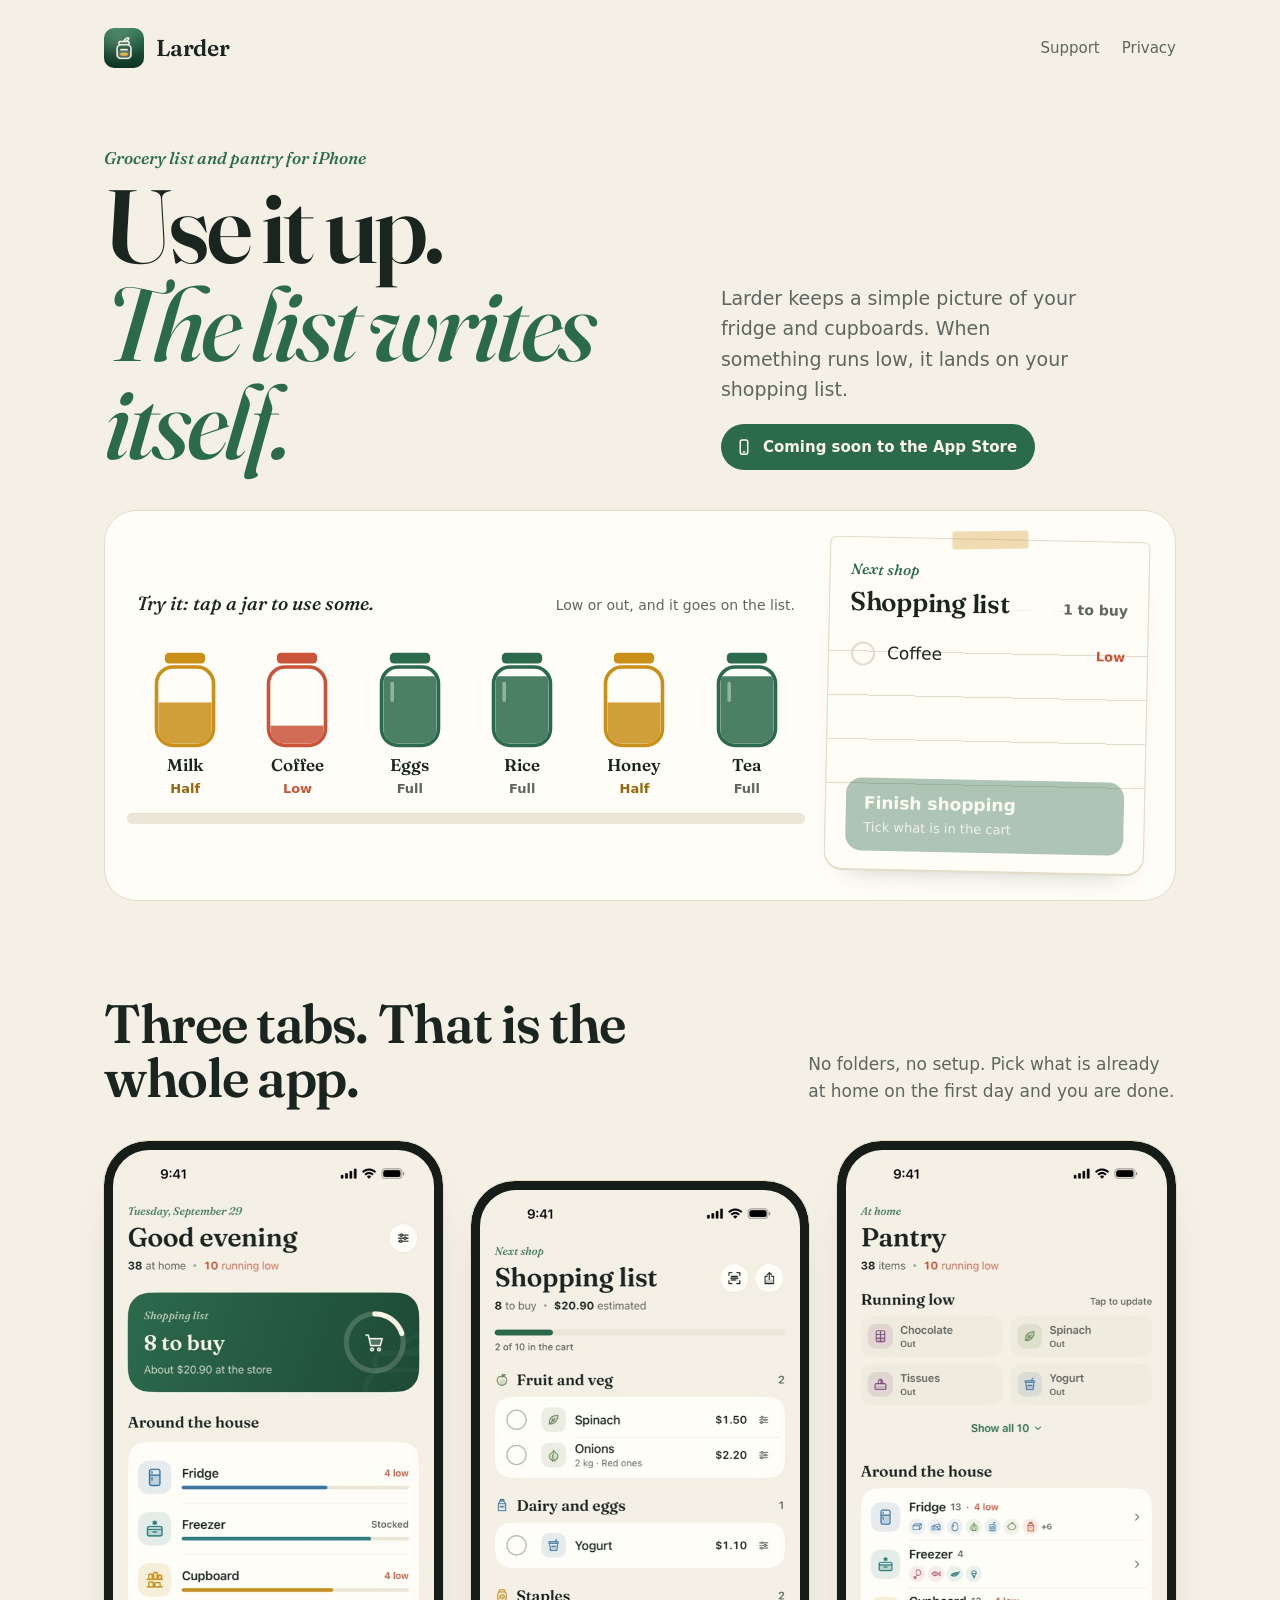
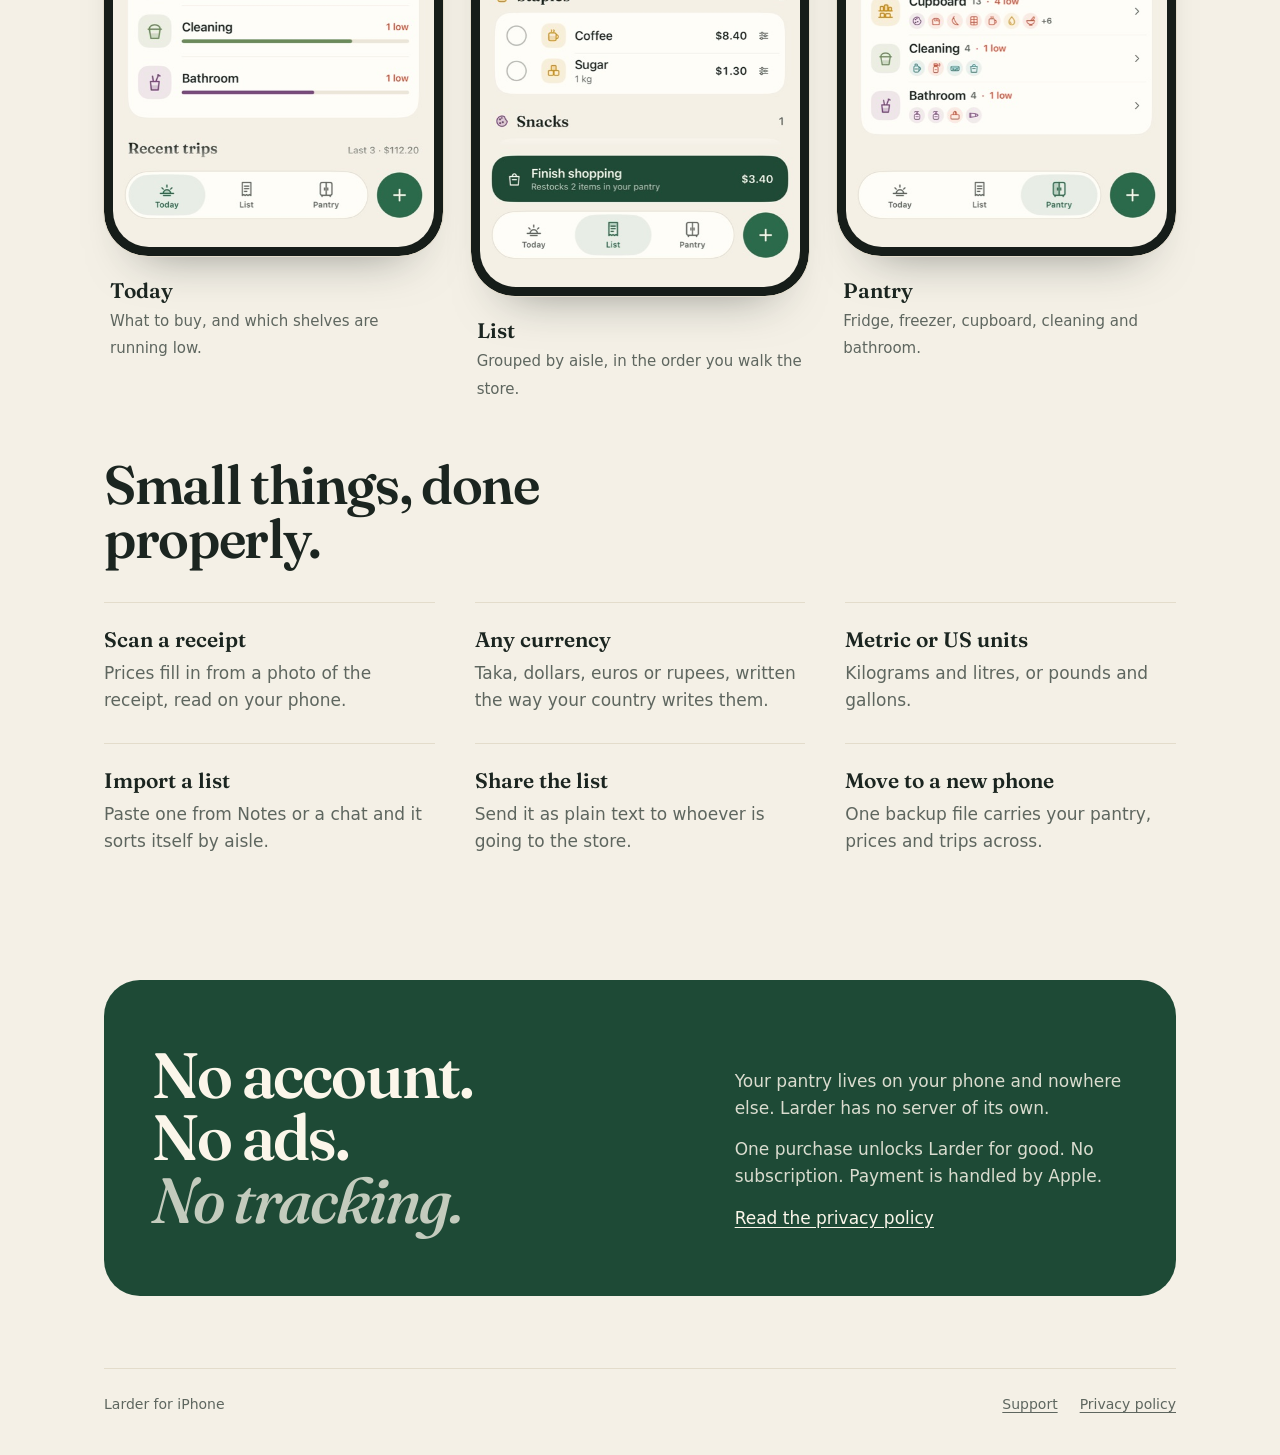
<file: index.html>
<!doctype html>
<html lang="en">
<head>
<meta charset="utf-8">
<meta name="viewport" content="width=device-width, initial-scale=1">
<title>Larder</title>
<meta name="description" content="Larder is a grocery list and pantry app for iPhone. Tap as you use things up, and your shopping list writes itself.">
<meta property="og:title" content="Larder: grocery list and pantry for iPhone">
<meta property="og:description" content="Use it up. The list writes itself.">
<meta property="og:image" content="https://joymadhu49.github.io/larder-app/img/1-today.jpg">
<meta name="theme-color" content="#F4F0E6" media="(prefers-color-scheme: light)">
<meta name="theme-color" content="#0E1210" media="(prefers-color-scheme: dark)">
<link rel="icon" href="icon.png">
<link rel="apple-touch-icon" href="apple-touch-icon.png">
<link rel="preconnect" href="https://fonts.googleapis.com">
<link rel="preconnect" href="https://fonts.gstatic.com" crossorigin>
<link href="https://fonts.googleapis.com/css2?family=Fraunces:ital,opsz,wght@0,9..144,600;1,9..144,500&display=swap" rel="stylesheet">
<link rel="stylesheet" href="style.css">
<style>
  /* Hero */
  .hero { display: grid; grid-template-columns: 1.25fr 1fr; gap: 48px; align-items: end; padding: 48px 0 40px; }
  .hero h1 {
    font-family: var(--serif); font-weight: 600; margin: 0;
    font-size: clamp(48px, 8.4vw, 104px); line-height: .94; letter-spacing: -0.035em;
    font-variation-settings: "opsz" 144;
  }
  .hero h1 em { font-style: italic; font-weight: 500; color: var(--basil); }
  .hero .side p { margin: 0 0 20px; font-size: 19px; color: var(--muted); max-width: 30ch; }
  .soon {
    display: inline-flex; align-items: center; gap: 10px; padding: 11px 18px 11px 14px;
    border-radius: 999px; background: var(--fill); color: var(--cream); font-weight: 600; font-size: 15px;
  }
  .soon svg { width: 18px; height: 18px; }

  /* The counter: shelf of jars beside a paper list */
  .counter {
    display: grid; grid-template-columns: 1fr 320px; gap: 28px; align-items: center;
    background: var(--surface); border: 1px solid var(--line); border-radius: 32px; padding: 28px;
  }
  .try { display: flex; align-items: baseline; justify-content: space-between; gap: 16px; margin: 0 4px 18px; }
  .try p { margin: 0; font-family: var(--serif); font-style: italic; font-weight: 500; font-size: 19px; }
  .try small { color: var(--muted); font-size: 14px; }
  .shelf { display: grid; grid-template-columns: repeat(6, 1fr); gap: 8px; position: relative; padding-bottom: 14px; }
  .shelf::after {
    content: ""; position: absolute; left: -6px; right: -6px; bottom: 0; height: 10px;
    border-radius: 6px; background: var(--raised); border-top: 1px solid var(--line);
  }
  .jar {
    appearance: none; border: 0; background: none; color: var(--text); font: inherit; cursor: pointer;
    display: flex; flex-direction: column; align-items: center; gap: 8px; padding: 12px 4px 10px; border-radius: 18px;
    transition: background .2s var(--ease);
    -webkit-tap-highlight-color: transparent;
  }
  .jar:hover { background: var(--bg); }
  .jar svg { width: 100%; max-width: 76px; height: auto; overflow: visible; transition: transform .35s var(--ease); }
  .jar:active svg { transform: scale(.94); }
  .jar .lid { transition: fill .3s; }
  .jar .body { fill: none; stroke-width: 3; transition: stroke .3s; }
  .jar .level { transform-box: fill-box; transform-origin: 50% 100%; transition: transform .55s var(--ease), fill .3s; }
  .jar .glint { stroke: #fff; stroke-width: 3; stroke-linecap: round; opacity: .4; }
  .jar .name { font-family: var(--serif); font-weight: 600; font-size: 17px; line-height: 1.1; }
  .jar .state { font-size: 13px; font-weight: 600; margin-top: -4px; transition: color .3s; }
  .jar[data-level="0"] .state { color: var(--muted); }
  .jar[data-level="1"] .state { color: var(--tomato); }
  .jar[data-level="2"] .state { color: var(--butter-text); }
  .jar[data-level="3"] .state { color: var(--muted); }
  .jar.bump svg { animation: bump .4s var(--ease); }
  @keyframes bump { 30% { transform: translateX(-3px) rotate(-3deg); } 60% { transform: translateX(3px) rotate(3deg); } }

  .paper {
    background: var(--paper); border: 1px solid var(--line); border-radius: 6px 6px 18px 18px;
    padding: 20px 20px 18px; transform: rotate(1.2deg); position: relative;
    box-shadow: 0 1px 0 var(--line), 0 18px 30px -24px rgba(27, 37, 32, .35);
    background-image: repeating-linear-gradient(to bottom, transparent 0 43px, var(--line) 43px 44px);
    background-position: 0 70px; background-repeat: no-repeat; background-size: 100% calc(100% - 140px);
  }
  .paper::before {
    content: ""; position: absolute; top: -9px; left: 50%; width: 76px; height: 18px; transform: translateX(-50%) rotate(-2deg);
    background: color-mix(in srgb, var(--butter) 30%, transparent); border-radius: 2px;
  }
  .paper .eyebrow { font-size: 15px; margin-bottom: 0; }
  .paper h2 { font-family: var(--serif); font-weight: 600; font-size: 26px; margin: 0 0 8px; letter-spacing: -0.01em; display: flex; justify-content: space-between; align-items: baseline; }
  .paper h2 span { font-family: var(--sans); font-size: 14px; font-weight: 600; color: var(--muted); letter-spacing: 0; }
  .items { list-style: none; margin: 0; padding: 0; min-height: 132px; }
  .items li { animation: arrive .5s var(--ease) both; }
  .items li.leaving { animation: leave .35s var(--ease) both; }
  @keyframes arrive { from { opacity: 0; transform: translateX(-28px) rotate(-2deg); } }
  @keyframes leave { to { opacity: 0; transform: translateX(24px); } }
  .item {
    appearance: none; border: 0; background: none; font: inherit; color: var(--text); cursor: pointer; width: 100%;
    display: flex; align-items: center; gap: 12px; height: 44px; padding: 0 2px; text-align: left;
  }
  .item .ring {
    flex: none; width: 24px; height: 24px; border-radius: 50%; border: 2px solid var(--line);
    display: grid; place-items: center; transition: background .25s, border-color .25s;
  }
  .item .ring svg { width: 13px; height: 13px; opacity: 0; transform: scale(.4); transition: opacity .2s, transform .3s var(--ease); }
  .item[aria-pressed="true"] .ring { background: var(--fill); border-color: var(--fill); }
  .item[aria-pressed="true"] .ring svg { opacity: 1; transform: none; }
  .item .label { font-weight: 500; transition: color .25s; }
  .item[aria-pressed="true"] .label { color: var(--muted); text-decoration: line-through; text-decoration-color: var(--muted); }
  .item .why { margin-left: auto; font-size: 13px; color: var(--tomato); font-weight: 600; }
  .item .why.out { color: var(--muted); }
  .empty { margin: 14px 0 0; color: var(--muted); font-size: 15px; }
  .finish {
    appearance: none; border: 0; font: inherit; cursor: pointer; width: 100%; margin-top: 14px;
    display: flex; flex-direction: column; align-items: flex-start; gap: 1px; text-align: left;
    padding: 12px 18px; border-radius: 16px; background: var(--fill); color: var(--cream);
    transition: opacity .25s, transform .2s var(--ease);
  }
  .finish:disabled { opacity: .38; cursor: default; }
  .finish:not(:disabled):active { transform: scale(.98); }
  .finish b { font-weight: 600; }
  .finish small { font-size: 13px; opacity: .85; min-height: 1.3em; }

  /* Screens */
  section.block { padding: 96px 0 0; }
  .block-head { display: flex; justify-content: space-between; align-items: end; gap: 24px; margin-bottom: 36px; }
  .block-head h2 { font-family: var(--serif); font-weight: 600; font-size: clamp(34px, 4.6vw, 54px); line-height: 1; letter-spacing: -0.025em; margin: 0; max-width: 16ch; }
  .block-head p { margin: 0; color: var(--muted); max-width: 34ch; }
  .screens { display: grid; grid-template-columns: repeat(3, 1fr); gap: 28px; }
  .screens figure { margin: 0; }
  .phone {
    border-radius: 44px; padding: 9px; background: #161D19; outline: 1px solid var(--line);
    box-shadow: 0 30px 50px -36px rgba(27, 37, 32, .55);
  }
  .phone img { border-radius: 36px; width: 100%; height: auto; aspect-ratio: 1320 / 2868; background: var(--raised); }
  .screens figure:nth-child(2) { transform: translateY(40px); }
  .screens figcaption { margin-top: 18px; padding: 0 6px; }
  .screens figcaption b { font-family: var(--serif); font-weight: 600; font-size: 21px; display: block; }
  .screens figcaption span { color: var(--muted); font-size: 15px; }

  /* Details */
  .details { display: grid; grid-template-columns: repeat(3, 1fr); gap: 0 40px; margin: 0; }
  .details div { border-top: 1px solid var(--line); padding: 20px 0 28px; }
  .details dt { font-family: var(--serif); font-weight: 600; font-size: 21px; margin-bottom: 4px; }
  .details dd { margin: 0; color: var(--muted); }

  /* Promise */
  .promise { margin: 96px 0 72px; padding: 64px 48px; border-radius: 36px; background: var(--basil-deep); color: var(--cream); display: grid; grid-template-columns: 1.4fr 1fr; gap: 32px; align-items: end; }
  .promise h2 { font-family: var(--serif); font-weight: 600; font-size: clamp(36px, 5vw, 64px); line-height: .98; letter-spacing: -0.03em; margin: 0; }
  .promise h2 em { font-weight: 500; opacity: .75; }
  .promise p { margin: 0 0 14px; opacity: .85; }
  .promise a { color: var(--cream); }

  @media (max-width: 920px) {
    .hero { grid-template-columns: 1fr; gap: 24px; padding-top: 24px; }
    .counter { grid-template-columns: 1fr; padding: 20px; border-radius: 28px; }
    .paper { transform: rotate(.6deg); }
    .screens { grid-template-columns: repeat(3, minmax(220px, 1fr)); overflow-x: auto; scroll-snap-type: x mandatory; padding-bottom: 12px; margin: 0 -24px; padding-left: 24px; padding-right: 24px; }
    .screens figure { scroll-snap-align: center; }
    .screens figure:nth-child(2) { transform: none; }
    .details { grid-template-columns: 1fr 1fr; }
    .promise { grid-template-columns: 1fr; padding: 44px 28px; }
    .block-head { flex-direction: column; align-items: start; }
  }
  @media (max-width: 560px) {
    .shelf { grid-template-columns: repeat(3, 1fr); row-gap: 0; }
    .shelf::after { display: none; }
    .shelf .jar { border-bottom: 10px solid var(--raised); border-radius: 18px 18px 4px 4px; }
    .try { flex-direction: column; gap: 2px; }
    .details { grid-template-columns: 1fr; }
    .top nav { gap: 16px; }
  }
</style>
</head>
<body>
<div class="wrap">
  <header class="top">
    <a class="brand" href="./"><img src="icon.png" alt=""><span>Larder</span></a>
    <nav aria-label="Site">
      <a href="support/">Support</a>
      <a href="privacy/">Privacy</a>
    </nav>
  </header>

  <main>
    <section class="hero">
      <div>
        <p class="eyebrow">Grocery list and pantry for iPhone</p>
        <h1>Use it up.<br><em>The list writes itself.</em></h1>
      </div>
      <div class="side">
        <p>Larder keeps a simple picture of your fridge and cupboards. When something runs low, it lands on your shopping list.</p>
        <span class="soon">
          <svg viewBox="0 0 24 24" fill="none" stroke="currentColor" stroke-width="2" stroke-linecap="round" aria-hidden="true"><rect x="7" y="2.5" width="10" height="19" rx="2.5"/><path d="M11 18.5h2"/></svg>
          Coming soon to the App Store
        </span>
      </div>
    </section>

    <section class="counter" aria-labelledby="try-title">
      <div>
        <div class="try">
          <p id="try-title">Try it: tap a jar to use some.</p>
          <small>Low or out, and it goes on the list.</small>
        </div>
        <div class="shelf" id="shelf"></div>
      </div>
      <div class="paper">
        <p class="eyebrow">Next shop</p>
        <h2>Shopping list <span id="count"></span></h2>
        <ul class="items" id="items"></ul>
        <p class="empty" id="empty" hidden>Nothing to buy. Use something up on the shelf.</p>
        <button class="finish" id="finish" disabled>
          <b>Finish shopping</b><small id="finish-note">Tick what is in the cart</small>
        </button>
      </div>
      <p class="sr-only" id="live" aria-live="polite" style="position:absolute;width:1px;height:1px;overflow:hidden;clip:rect(0 0 0 0)"></p>
    </section>

    <section class="block" aria-labelledby="screens-title">
      <div class="block-head">
        <h2 id="screens-title">Three tabs. That is the whole app.</h2>
        <p>No folders, no setup. Pick what is already at home on the first day and you are done.</p>
      </div>
      <div class="screens">
        <figure>
          <div class="phone"><img src="img/1-today.jpg" alt="Today tab: eight items to buy, about twenty dollars, and how stocked each area of the house is." loading="lazy" width="506" height="1100"></div>
          <figcaption><b>Today</b><span>What to buy, and which shelves are running low.</span></figcaption>
        </figure>
        <figure>
          <div class="phone"><img src="img/2-list.jpg" alt="List tab: items grouped by aisle with prices and a Finish shopping button." loading="lazy" width="506" height="1100"></div>
          <figcaption><b>List</b><span>Grouped by aisle, in the order you walk the store.</span></figcaption>
        </figure>
        <figure>
          <div class="phone"><img src="img/3-pantry.jpg" alt="Pantry tab: running low items and areas of the house with item counts." loading="lazy" width="506" height="1100"></div>
          <figcaption><b>Pantry</b><span>Fridge, freezer, cupboard, cleaning and bathroom.</span></figcaption>
        </figure>
      </div>
    </section>

    <section class="block" aria-labelledby="details-title">
      <div class="block-head">
        <h2 id="details-title">Small things, done properly.</h2>
      </div>
      <dl class="details">
        <div><dt>Scan a receipt</dt><dd>Prices fill in from a photo of the receipt, read on your phone.</dd></div>
        <div><dt>Any currency</dt><dd>Taka, dollars, euros or rupees, written the way your country writes them.</dd></div>
        <div><dt>Metric or US units</dt><dd>Kilograms and litres, or pounds and gallons.</dd></div>
        <div><dt>Import a list</dt><dd>Paste one from Notes or a chat and it sorts itself by aisle.</dd></div>
        <div><dt>Share the list</dt><dd>Send it as plain text to whoever is going to the store.</dd></div>
        <div><dt>Move to a new phone</dt><dd>One backup file carries your pantry, prices and trips across.</dd></div>
      </dl>
    </section>

    <section class="promise">
      <h2>No account.<br>No ads.<br><em>No tracking.</em></h2>
      <div>
        <p>Your pantry lives on your phone and nowhere else. Larder has no server of its own.</p>
        <p>One purchase unlocks Larder for good. No subscription. Payment is handled by Apple.</p>
        <a href="privacy/">Read the privacy policy</a>
      </div>
    </section>
  </main>

  <footer class="foot">
    <span>Larder for iPhone</span>
    <span class="spacer"></span>
    <a href="support/">Support</a>
    <a href="privacy/">Privacy policy</a>
  </footer>
</div>

<script>
  // Same rules as the app: a tap uses one step and stops at Out; Low or Out goes on the list;
  // Finish shopping restocks what was ticked and takes it off the list.
  const LEVELS = [
    { word: "Out", h: 0, tint: "var(--muted)" },
    { word: "Low", h: .24, tint: "var(--tomato)" },
    { word: "Half", h: .55, tint: "var(--butter)" },
    { word: "Full", h: .9, tint: "var(--basil)" }
  ];
  const jars = [
    { name: "Milk", level: 2 }, { name: "Coffee", level: 1 }, { name: "Eggs", level: 3 },
    { name: "Rice", level: 3 }, { name: "Honey", level: 2 }, { name: "Tea", level: 3 }
  ];
  const list = [{ name: "Coffee", ticked: false }];

  const shelf = document.getElementById("shelf");
  const items = document.getElementById("items");
  const live = document.getElementById("live");
  const finish = document.getElementById("finish");
  const say = t => { live.textContent = ""; setTimeout(() => live.textContent = t, 60); };

  function jarSVG(i) {
    return `<svg viewBox="0 0 64 84" aria-hidden="true">
      <defs><clipPath id="c${i}"><rect x="9.5" y="17.5" width="45" height="63" rx="12.5"/></clipPath></defs>
      <rect class="lid" x="15" y="4" width="34" height="9" rx="3.5"/>
      <g clip-path="url(#c${i})"><rect class="level" x="9.5" y="17.5" width="45" height="63"/></g>
      <rect class="body" x="8" y="16" width="48" height="66" rx="14"/>
      <path class="glint" d="M17 30v14"/>
    </svg>`;
  }

  function paintJar(el, j) {
    const l = LEVELS[j.level];
    el.dataset.level = j.level;
    el.querySelector(".level").style.transform = `scaleY(${l.h})`;
    el.querySelector(".level").style.fill = `color-mix(in srgb, ${l.tint} 85%, transparent)`;
    el.querySelector(".lid").style.fill = l.tint;
    el.querySelector(".body").style.stroke = l.tint;
    el.querySelector(".state").textContent = l.word;
    el.setAttribute("aria-label", `${j.name}, ${l.word === "Low" ? "running low" : l.word.toLowerCase()}.${j.level ? " Tap to use some." : ""}`);
  }

  jars.forEach((j, i) => {
    const b = document.createElement("button");
    b.className = "jar";
    b.innerHTML = jarSVG(i) + `<span class="name">${j.name}</span><span class="state"></span>`;
    paintJar(b, j);
    b.addEventListener("click", () => {
      if (j.level === 0) {
        b.classList.remove("bump"); void b.offsetWidth; b.classList.add("bump");
        say(`${j.name} is out. Finish shopping to restock it.`);
        return;
      }
      j.level -= 1;
      paintJar(b, j);
      if (j.level <= 1 && !list.some(x => x.name === j.name)) {
        list.push({ name: j.name, ticked: false });
        renderList();
        say(`${j.name} is ${j.level ? "running low" : "out"}. Added to your list.`);
      } else {
        renderList(false);
        say(`${j.name}: ${LEVELS[j.level].word.toLowerCase()}.`);
      }
    });
    j.el = b;
    shelf.appendChild(b);
  });

  function renderList(animateNew = true) {
    const existing = new Set([...items.children].map(li => li.dataset.name));
    items.innerHTML = "";
    list.forEach(entry => {
      const j = jars.find(x => x.name === entry.name);
      const li = document.createElement("li");
      li.dataset.name = entry.name;
      if (!animateNew || existing.has(entry.name)) li.style.animation = "none";
      li.innerHTML = `<button class="item" aria-pressed="${entry.ticked}">
        <span class="ring"><svg viewBox="0 0 16 16" fill="none" stroke="var(--cream)" stroke-width="2.4" stroke-linecap="round" stroke-linejoin="round"><path d="M3.5 8.5l3 3 6-7"/></svg></span>
        <span class="label">${entry.name}</span>
        <span class="why ${j.level ? "" : "out"}">${j.level ? "Low" : "Out"}</span>
      </button>`;
      li.firstElementChild.addEventListener("click", () => {
        entry.ticked = !entry.ticked;
        renderList(false);
        items.querySelector(`[data-name="${entry.name}"] .item`).focus();
      });
      items.appendChild(li);
    });
    const open = list.filter(x => !x.ticked).length;
    const ticked = list.length - open;
    document.getElementById("count").textContent = list.length ? `${open} to buy` : "";
    document.getElementById("empty").hidden = list.length > 0;
    finish.disabled = ticked === 0;
    document.getElementById("finish-note").textContent =
      ticked ? `Restocks ${ticked} in your pantry` : list.length ? "Tick what is in the cart" : "";
  }

  finish.addEventListener("click", () => {
    const bought = list.filter(x => x.ticked);
    bought.forEach(entry => {
      const li = items.querySelector(`[data-name="${entry.name}"]`);
      if (li) li.classList.add("leaving");
    });
    setTimeout(() => {
      bought.forEach(entry => {
        const j = jars.find(x => x.name === entry.name);
        j.level = 3;
        paintJar(j.el, j);
        list.splice(list.indexOf(entry), 1);
      });
      renderList(false);
      say(`Restocked ${bought.length} ${bought.length === 1 ? "item" : "items"}. Your pantry is full again.`);
    }, 320);
  });

  renderList(false);
</script>
</body>
</html>
</file>
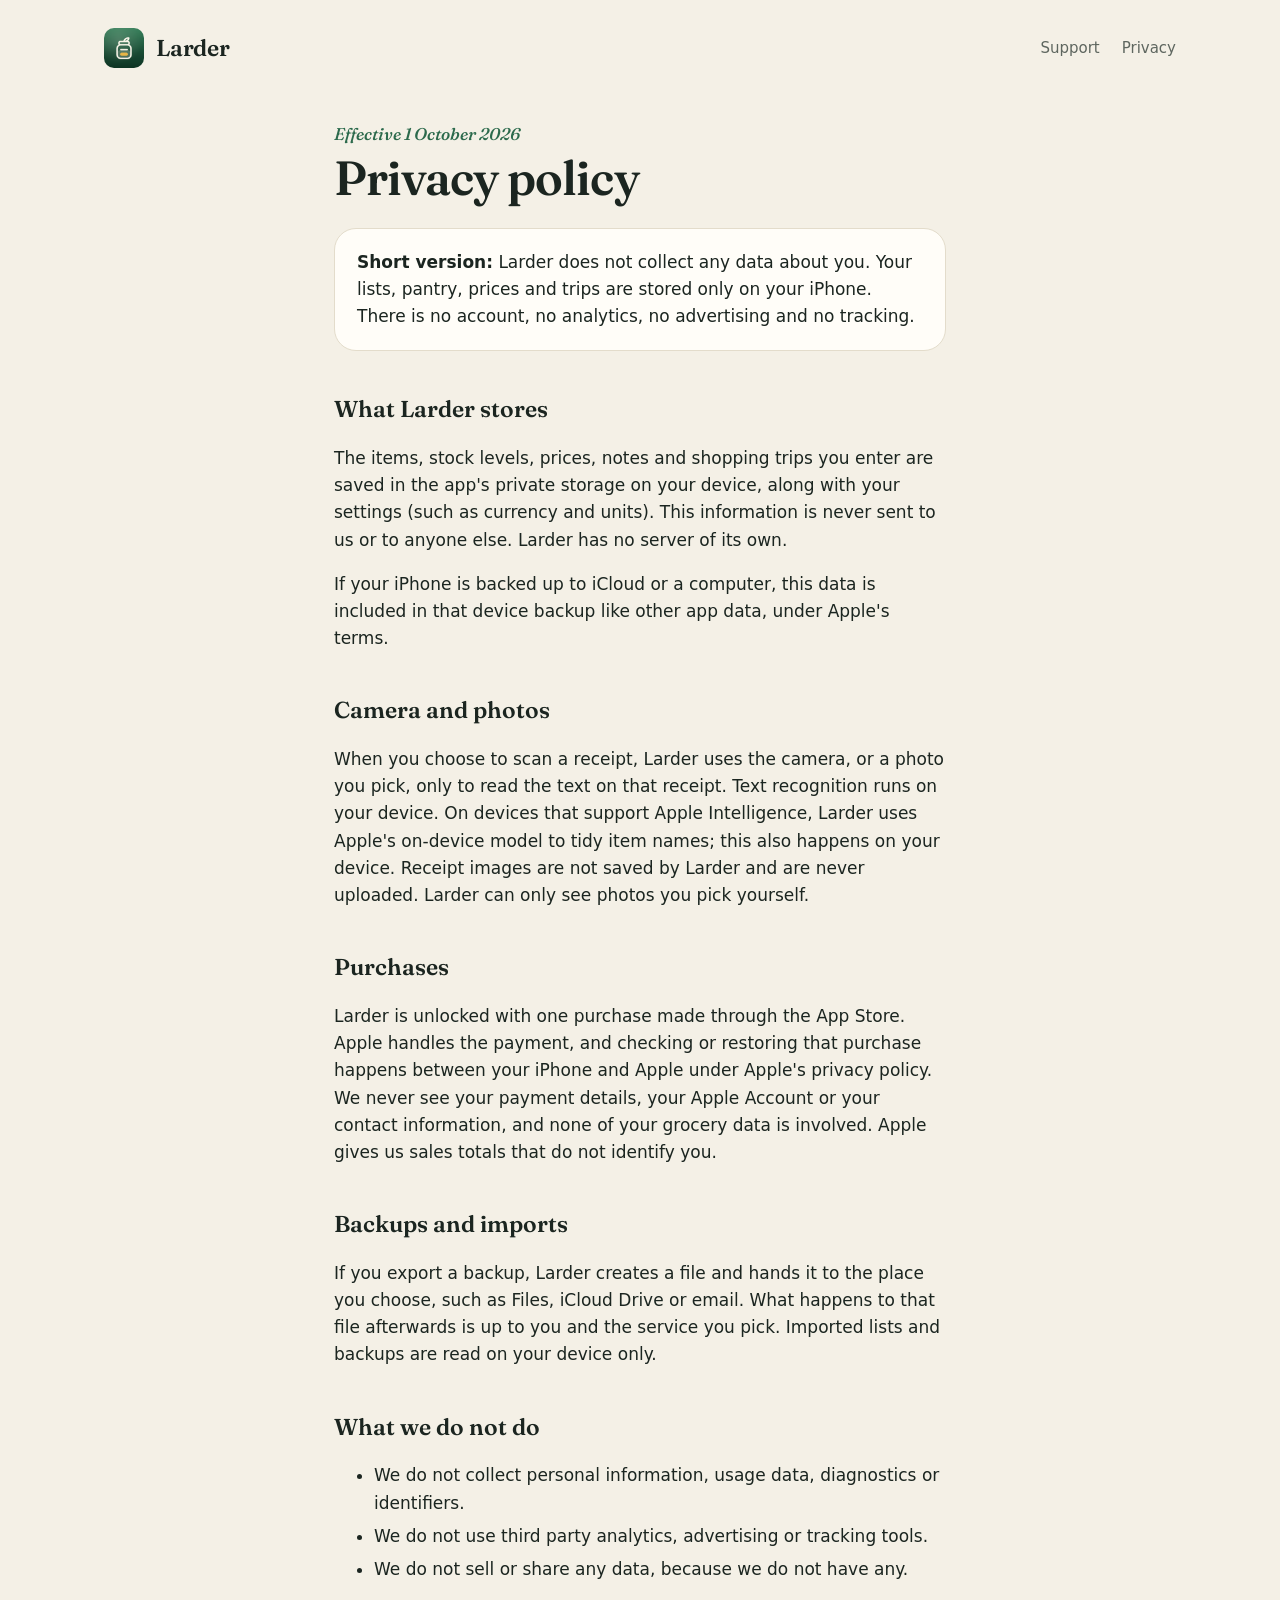
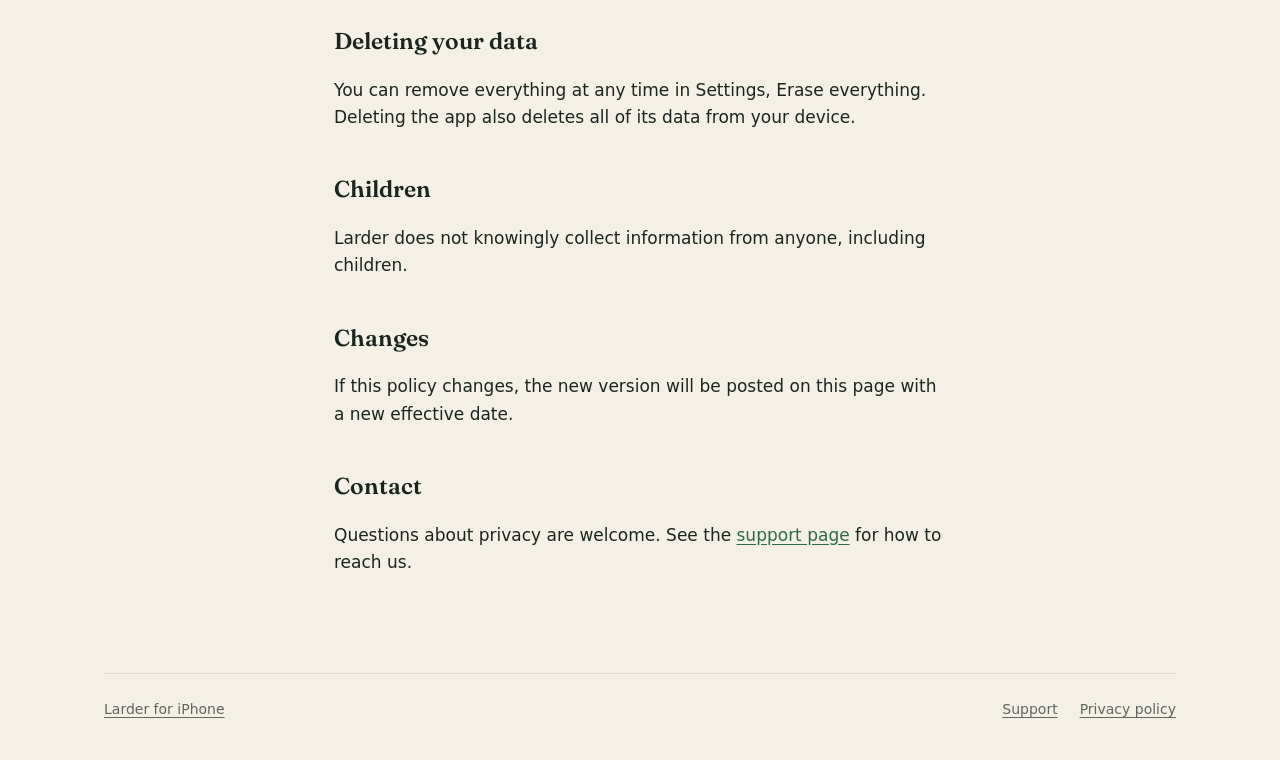
<file: privacy/index.html>
<!doctype html>
<html lang="en">
<head>
<meta charset="utf-8">
<meta name="viewport" content="width=device-width, initial-scale=1">
<title>Larder Privacy Policy</title>
<meta name="description" content="Larder does not collect, share or sell any personal data. Everything stays on your iPhone.">
<link rel="icon" href="../icon.png">
<link rel="apple-touch-icon" href="../apple-touch-icon.png">
<link rel="preconnect" href="https://fonts.googleapis.com">
<link rel="preconnect" href="https://fonts.gstatic.com" crossorigin>
<link href="https://fonts.googleapis.com/css2?family=Fraunces:ital,opsz,wght@0,9..144,600;1,9..144,500&display=swap" rel="stylesheet">
<link rel="stylesheet" href="../style.css">
</head>
<body>
<div class="wrap">
  <header class="top">
    <a class="brand" href="../"><img src="../icon.png" alt=""><span>Larder</span></a>
    <nav aria-label="Site">
      <a href="../support/">Support</a>
      <a href="../privacy/">Privacy</a>
    </nav>
  </header>
</div>
<main class="doc">
  <p class="eyebrow">Effective 1 October 2026</p>
  <h1>Privacy policy</h1>
  <div class="card"><p><strong>Short version:</strong> Larder does not collect any data about you. Your lists, pantry, prices and trips are stored only on your iPhone. There is no account, no analytics, no advertising and no tracking.</p></div>

  <h2>What Larder stores</h2>
  <p>The items, stock levels, prices, notes and shopping trips you enter are saved in the app's private storage on your device, along with your settings (such as currency and units). This information is never sent to us or to anyone else. Larder has no server of its own.</p>
  <p>If your iPhone is backed up to iCloud or a computer, this data is included in that device backup like other app data, under Apple's terms.</p>

  <h2>Camera and photos</h2>
  <p>When you choose to scan a receipt, Larder uses the camera, or a photo you pick, only to read the text on that receipt. Text recognition runs on your device. On devices that support Apple Intelligence, Larder uses Apple's on-device model to tidy item names; this also happens on your device. Receipt images are not saved by Larder and are never uploaded. Larder can only see photos you pick yourself.</p>

  <h2>Purchases</h2>
  <p>Larder is unlocked with one purchase made through the App Store. Apple handles the payment, and checking or restoring that purchase happens between your iPhone and Apple under Apple's privacy policy. We never see your payment details, your Apple Account or your contact information, and none of your grocery data is involved. Apple gives us sales totals that do not identify you.</p>

  <h2>Backups and imports</h2>
  <p>If you export a backup, Larder creates a file and hands it to the place you choose, such as Files, iCloud Drive or email. What happens to that file afterwards is up to you and the service you pick. Imported lists and backups are read on your device only.</p>

  <h2>What we do not do</h2>
  <ul>
    <li>We do not collect personal information, usage data, diagnostics or identifiers.</li>
    <li>We do not use third party analytics, advertising or tracking tools.</li>
    <li>We do not sell or share any data, because we do not have any.</li>
  </ul>

  <h2>Deleting your data</h2>
  <p>You can remove everything at any time in Settings, Erase everything. Deleting the app also deletes all of its data from your device.</p>

  <h2>Children</h2>
  <p>Larder does not knowingly collect information from anyone, including children.</p>

  <h2>Changes</h2>
  <p>If this policy changes, the new version will be posted on this page with a new effective date.</p>

  <h2>Contact</h2>
  <p>Questions about privacy are welcome. See the <a href="../support/">support page</a> for how to reach us.</p>
</main>
<div class="wrap">
  <footer class="foot">
    <a href="../">Larder for iPhone</a>
    <span class="spacer"></span>
    <a href="../support/">Support</a>
    <a href="../privacy/">Privacy policy</a>
  </footer>
</div>
</body>
</html>
</file>
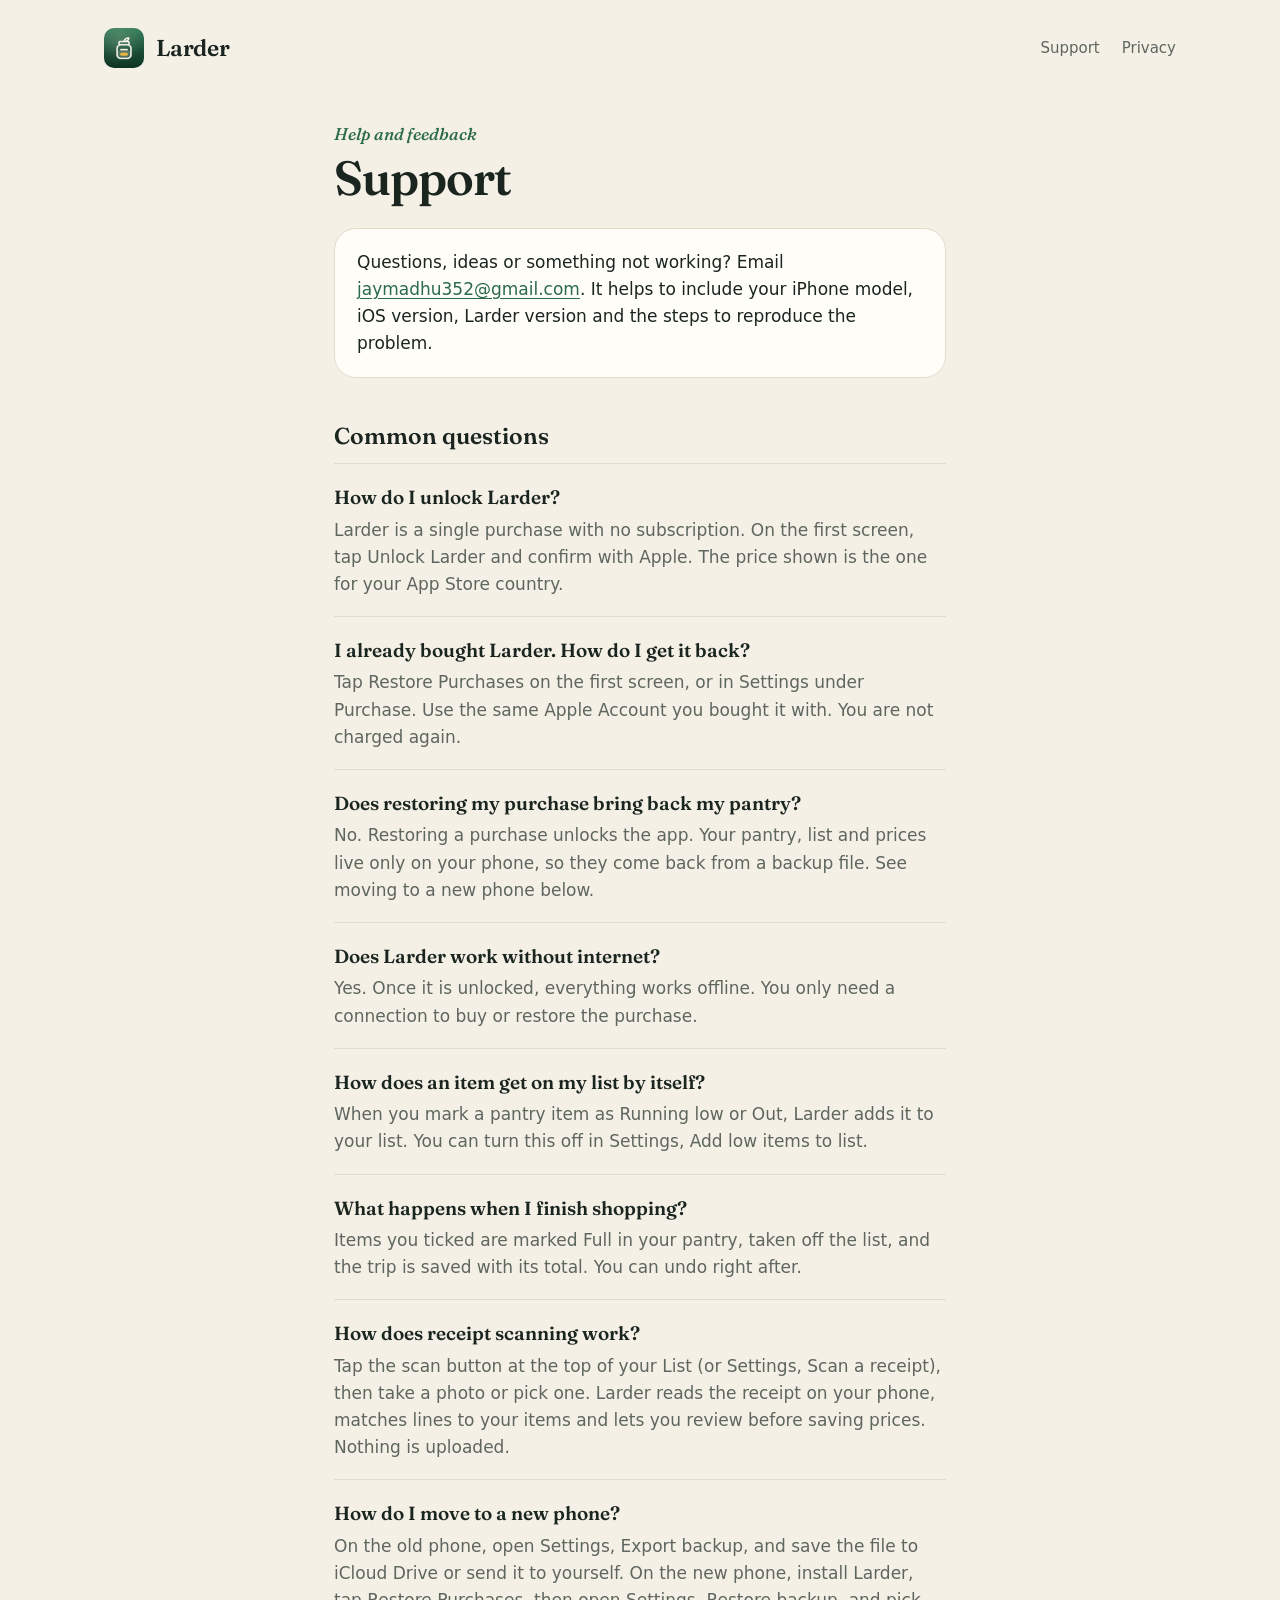
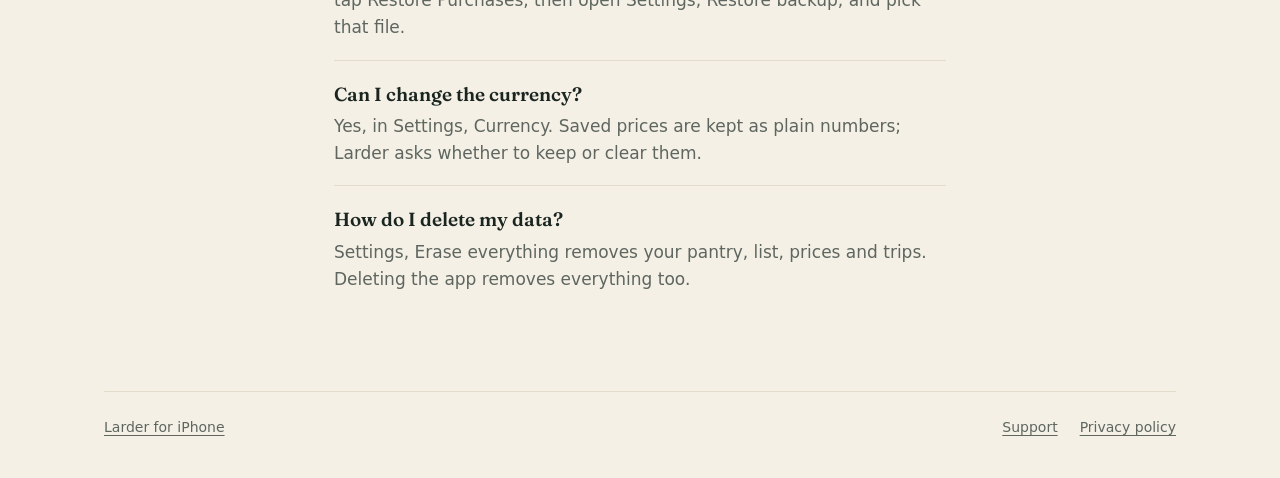
<file: support/index.html>
<!doctype html>
<html lang="en">
<head>
<meta charset="utf-8">
<meta name="viewport" content="width=device-width, initial-scale=1">
<title>Larder Support</title>
<meta name="description" content="Help with Larder, the grocery list and pantry app for iPhone.">
<link rel="icon" href="../icon.png">
<link rel="apple-touch-icon" href="../apple-touch-icon.png">
<link rel="preconnect" href="https://fonts.googleapis.com">
<link rel="preconnect" href="https://fonts.gstatic.com" crossorigin>
<link href="https://fonts.googleapis.com/css2?family=Fraunces:ital,opsz,wght@0,9..144,600;1,9..144,500&display=swap" rel="stylesheet">
<link rel="stylesheet" href="../style.css">
</head>
<body>
<div class="wrap">
  <header class="top">
    <a class="brand" href="../"><img src="../icon.png" alt=""><span>Larder</span></a>
    <nav aria-label="Site">
      <a href="../support/">Support</a>
      <a href="../privacy/">Privacy</a>
    </nav>
  </header>
</div>
<main class="doc">
  <p class="eyebrow">Help and feedback</p>
  <h1>Support</h1>
  <div class="card">
    <p>Questions, ideas or something not working? Email <a href="mailto:jaymadhu352@gmail.com">jaymadhu352@gmail.com</a>. It helps to include your iPhone model, iOS version, Larder version and the steps to reproduce the problem.</p>
  </div>

  <h2>Common questions</h2>

  <div class="qa"><h3>How do I unlock Larder?</h3><p>Larder is a single purchase with no subscription. On the first screen, tap Unlock Larder and confirm with Apple. The price shown is the one for your App Store country.</p></div>

  <div class="qa"><h3>I already bought Larder. How do I get it back?</h3><p>Tap Restore Purchases on the first screen, or in Settings under Purchase. Use the same Apple Account you bought it with. You are not charged again.</p></div>

  <div class="qa"><h3>Does restoring my purchase bring back my pantry?</h3><p>No. Restoring a purchase unlocks the app. Your pantry, list and prices live only on your phone, so they come back from a backup file. See moving to a new phone below.</p></div>

  <div class="qa"><h3>Does Larder work without internet?</h3><p>Yes. Once it is unlocked, everything works offline. You only need a connection to buy or restore the purchase.</p></div>

  <div class="qa"><h3>How does an item get on my list by itself?</h3><p>When you mark a pantry item as Running low or Out, Larder adds it to your list. You can turn this off in Settings, Add low items to list.</p></div>

  <div class="qa"><h3>What happens when I finish shopping?</h3><p>Items you ticked are marked Full in your pantry, taken off the list, and the trip is saved with its total. You can undo right after.</p></div>

  <div class="qa"><h3>How does receipt scanning work?</h3><p>Tap the scan button at the top of your List (or Settings, Scan a receipt), then take a photo or pick one. Larder reads the receipt on your phone, matches lines to your items and lets you review before saving prices. Nothing is uploaded.</p></div>

  <div class="qa"><h3>How do I move to a new phone?</h3><p>On the old phone, open Settings, Export backup, and save the file to iCloud Drive or send it to yourself. On the new phone, install Larder, tap Restore Purchases, then open Settings, Restore backup, and pick that file.</p></div>

  <div class="qa"><h3>Can I change the currency?</h3><p>Yes, in Settings, Currency. Saved prices are kept as plain numbers; Larder asks whether to keep or clear them.</p></div>

  <div class="qa"><h3>How do I delete my data?</h3><p>Settings, Erase everything removes your pantry, list, prices and trips. Deleting the app removes everything too.</p></div>
</main>
<div class="wrap">
  <footer class="foot">
    <a href="../">Larder for iPhone</a>
    <span class="spacer"></span>
    <a href="../support/">Support</a>
    <a href="../privacy/">Privacy policy</a>
  </footer>
</div>
</body>
</html>
</file>
<file: style.css>
/* Tokens mirror the app's Theme.swift (Ink), light and dark. */
:root {
  --bg: #F4F0E6;
  --surface: #FFFDF8;
  --raised: #ECE6D8;
  --text: #1B2520;
  --muted: #5E665F;
  --line: #E3DCCB;
  --basil: #2C6A4C;
  --basil-deep: #1E4A36;
  --fill: #2C6A4C;
  --cream: #FBF6EA;
  --tomato: #C9543A;
  --butter: #C98F17;
  --butter-text: #94670A;
  --paper: #FFFDF6;
  --serif: "Fraunces", Georgia, "Times New Roman", serif;
  --sans: -apple-system, BlinkMacSystemFont, "SF Pro Text", "Segoe UI", system-ui, sans-serif;
  --ease: cubic-bezier(.2, .8, .2, 1);
  color-scheme: light;
}
@media (prefers-color-scheme: dark) {
  :root {
    --bg: #0E1210;
    --surface: #171C19;
    --raised: #212824;
    --text: #EEEAE0;
    --muted: #8D968F;
    --line: #29312C;
    --basil: #5DB487;
    --basil-deep: #1C3A2C;
    --fill: #2F7A55;
    --cream: #F1EBDD;
    --tomato: #E7785C;
    --butter: #E6B449;
    --butter-text: #E6B449;
    --paper: #1B211E;
    color-scheme: dark;
  }
}

* { box-sizing: border-box; }
html { -webkit-text-size-adjust: 100%; }
body {
  margin: 0;
  background: var(--bg);
  color: var(--text);
  font: 17px/1.6 var(--sans);
  -webkit-font-smoothing: antialiased;
}
img { max-width: 100%; display: block; }
a { color: var(--basil); text-underline-offset: 3px; }
:focus-visible { outline: 2.5px solid var(--basil); outline-offset: 3px; border-radius: 10px; }

.wrap { max-width: 1120px; margin: 0 auto; padding: 0 24px; }

/* Header */
.top { display: flex; align-items: center; justify-content: space-between; padding: 28px 0; }
.brand { display: inline-flex; align-items: center; gap: 12px; color: var(--text); text-decoration: none; }
.brand img { width: 40px; height: 40px; border-radius: 10px; }
.brand span { font-family: var(--serif); font-weight: 600; font-size: 23px; letter-spacing: -0.01em; }
.top nav { display: flex; gap: 22px; font-size: 15px; }
.top nav a { color: var(--muted); text-decoration: none; }
.top nav a:hover { color: var(--text); }

.eyebrow { font-family: var(--serif); font-style: italic; font-weight: 500; color: var(--basil); margin: 0 0 6px; font-size: 17px; }

/* Long form pages (privacy, support) */
.doc { max-width: 660px; margin: 0 auto; padding: 24px 24px 80px; }
.doc h1 { font-family: var(--serif); font-weight: 600; font-size: clamp(36px, 6vw, 48px); line-height: 1.05; letter-spacing: -0.02em; margin: 0 0 24px; }
.doc h2 { font-family: var(--serif); font-weight: 600; font-size: 23px; margin: 40px 0 8px; }
.doc li { margin: 6px 0; }
.doc .card { background: var(--surface); border: 1px solid var(--line); border-radius: 22px; padding: 20px 22px; margin: 24px 0; }
.doc .card p { margin: 0; }
.doc .qa { border-top: 1px solid var(--line); padding: 18px 0 4px; }
.doc .qa h3 { font-family: var(--serif); font-weight: 600; font-size: 19px; margin: 0 0 4px; }
.doc .qa p { margin: 0 0 14px; color: var(--muted); }

footer.foot { border-top: 1px solid var(--line); padding: 24px 0 40px; font-size: 14px; color: var(--muted); display: flex; gap: 22px; flex-wrap: wrap; align-items: center; }
footer.foot a { color: var(--muted); }
footer.foot .spacer { flex: 1; }

@media (prefers-reduced-motion: reduce) {
  *, *::before, *::after { transition-duration: 0.01ms !important; animation-duration: 0.01ms !important; }
}
</file>
